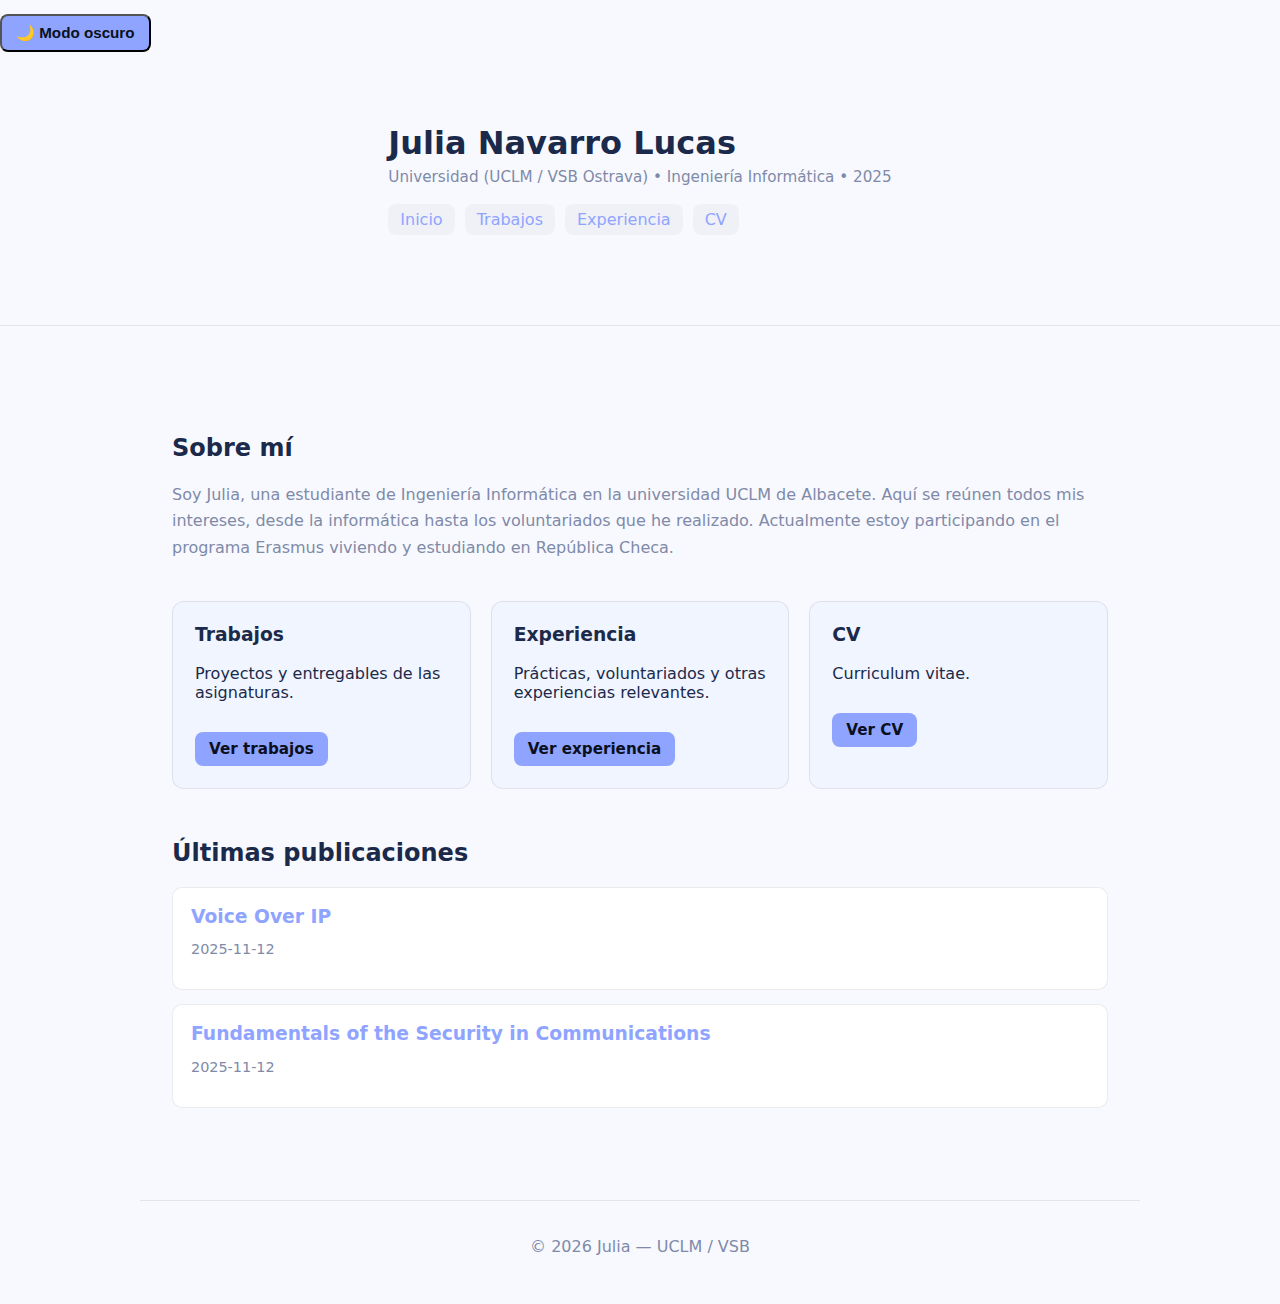
<file: index.html>
<!doctype html>
<html lang="es">
<head>
  <button id="themeToggle" class="btn">
  🌙 Cambiar tema
</button>
  <meta charset="utf-8">
  <meta name="viewport" content="width=device-width,initial-scale=1">
  <title>Julia Navarro Lucas — Portafolio académico</title>
  <link rel="stylesheet" href="assets/styles.css">
</head>
<body>
  <header class="site-header">
    <div class="container">
      <h1 class="site-title">Julia Navarro Lucas</h1>
      <p class="site-sub">
        Universidad (UCLM / VSB Ostrava) • Ingeniería Informática • 2025
      </p>
      <nav class="main-nav">
        <a href="index.html">Inicio</a>
        <a href="projects/index.html">Trabajos</a>
        <a href="experiencia.html">Experiencia</a>
        <a href="cv.html">CV</a>
      </nav>
    </div>
  </header>

  <main class="container">
    <section class="hero">
      <h2>Sobre mí</h2>
      <p class="lead">
        Soy Julia, una estudiante de Ingeniería Informática en la universidad
        UCLM de Albacete. Aquí se reúnen todos mis intereses, desde la informática
        hasta los voluntariados que he realizado. Actualmente estoy participando
        en el programa Erasmus viviendo y estudiando en República Checa.
      </p>
    </section>

    <section id="destinos" class="cards">
      <article class="card">
        <h3>Trabajos</h3>
        <p>Proyectos y entregables de las asignaturas.</p>
        <a class="btn" href="projects/index.html">Ver trabajos</a>
      </article>

      <article class="card">
        <h3>Experiencia</h3>
        <p>Prácticas, voluntariados y otras experiencias relevantes.</p>
        <a class="btn" href="experiencia.html">Ver experiencia</a>
      </article>

      <article class="card">
        <h3>CV</h3>
        <p>Curriculum vitae.</p>
        <a class="btn" href="cv.html">Ver CV</a>
      </article>
    </section>

    <section id="ultimas" class="posts">
      <h2>Últimas publicaciones</h2>
      <div class="post-list">
        <article class="post">
          <h3>
            <a href="projects/voice-over-ip.html">Voice Over IP</a>
          </h3>
          <p class="meta">2025-11-12 </p>
        </article>

        <article class="post">
          <h3>
            <a href="projects/fundamentals-security.html">
              Fundamentals of the Security in Communications
            </a>
          </h3>
          <p class="meta">2025-11-12</p>
          
        </article>
      </div>
    </section>
  </main>

  <footer class="site-footer container">
    <p>© <span id="year"></span> Julia — UCLM / VSB</p>
  </footer>

  <script>
    document.getElementById('year').textContent =
      new Date().getFullYear();
  </script>
  <script>
(function() {
  const toggleBtn = document.getElementById("themeToggle");
  const root = document.documentElement;

  function getCurrentTheme() {
    return root.getAttribute("data-theme") || 
           (window.matchMedia("(prefers-color-scheme: dark)").matches ? "dark" : "light");
  }

  function setTheme(theme) {
    root.setAttribute("data-theme", theme);
    localStorage.setItem("theme", theme);

    if (toggleBtn) {
      toggleBtn.textContent = theme === "dark"
        ? "☀️ Modo claro"
        : "🌙 Modo oscuro";
    }
  }

  // Inicializar tema
  const savedTheme = localStorage.getItem("theme");
  if (savedTheme) {
    setTheme(savedTheme);
  } else {
    setTheme(getCurrentTheme());
  }

  // Evento click
  if (toggleBtn) {
    toggleBtn.addEventListener("click", () => {
      const newTheme =
        root.getAttribute("data-theme") === "dark"
          ? "light"
          : "dark";

      setTheme(newTheme);
    });
  }
})();
</script>

</body>
</html>
</file>
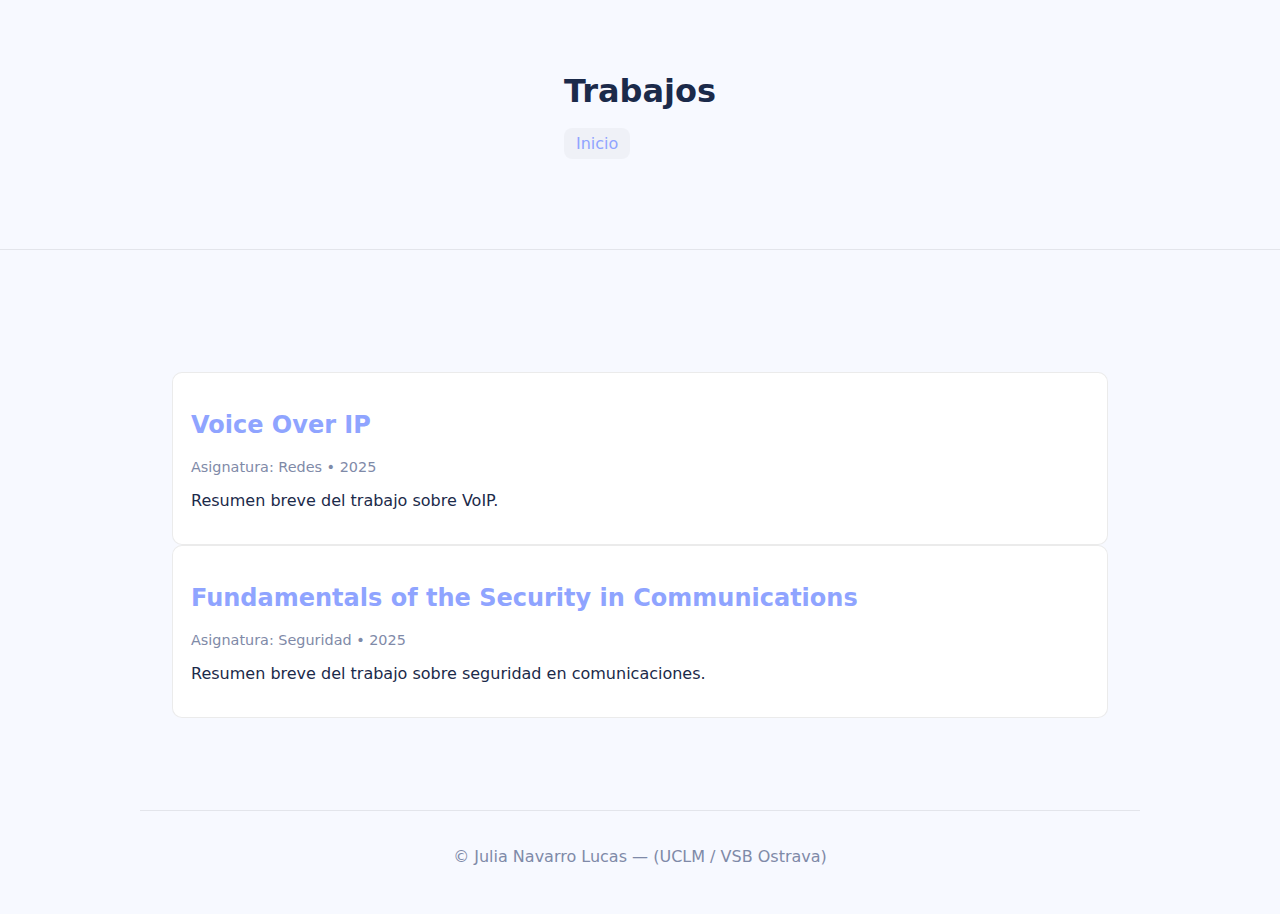
<file: projects/index.html>
<!-- FILE: projects/index.html -->
<!doctype html>
<html lang="es">
<head>
  <meta charset="utf-8">
  <meta name="viewport" content="width=device-width,initial-scale=1">
  <title>Trabajos — Tu Nombre</title>
  <link rel="stylesheet" href="../assets/styles.css">
</head>
<body>
  <header class="site-header">
    <div class="container">
      <h1 class="site-title">Trabajos</h1>
      <nav class="main-nav">
        <a href="../index.html">Inicio</a>
      </nav>
    </div>
  </header>

  <main class="container">
    <section class="posts">
      <article class="post">
        <h2><a href="voice-over-ip.html">Voice Over IP</a></h2>
        <p class="meta">Asignatura: Redes • 2025</p>
        <p>Resumen breve del trabajo sobre VoIP.</p>
      </article>

      <article class="post">
        <h2><a href="fundamentals-security.html">Fundamentals of the Security in Communications</a></h2>
        <p class="meta">Asignatura: Seguridad • 2025</p>
        <p>Resumen breve del trabajo sobre seguridad en comunicaciones.</p>
      </article>
    </section>
  </main>

  <footer class="site-footer container">
    <p>© Julia Navarro Lucas — (UCLM / VSB Ostrava)</p>
  </footer>
</body>
</html>
</file>
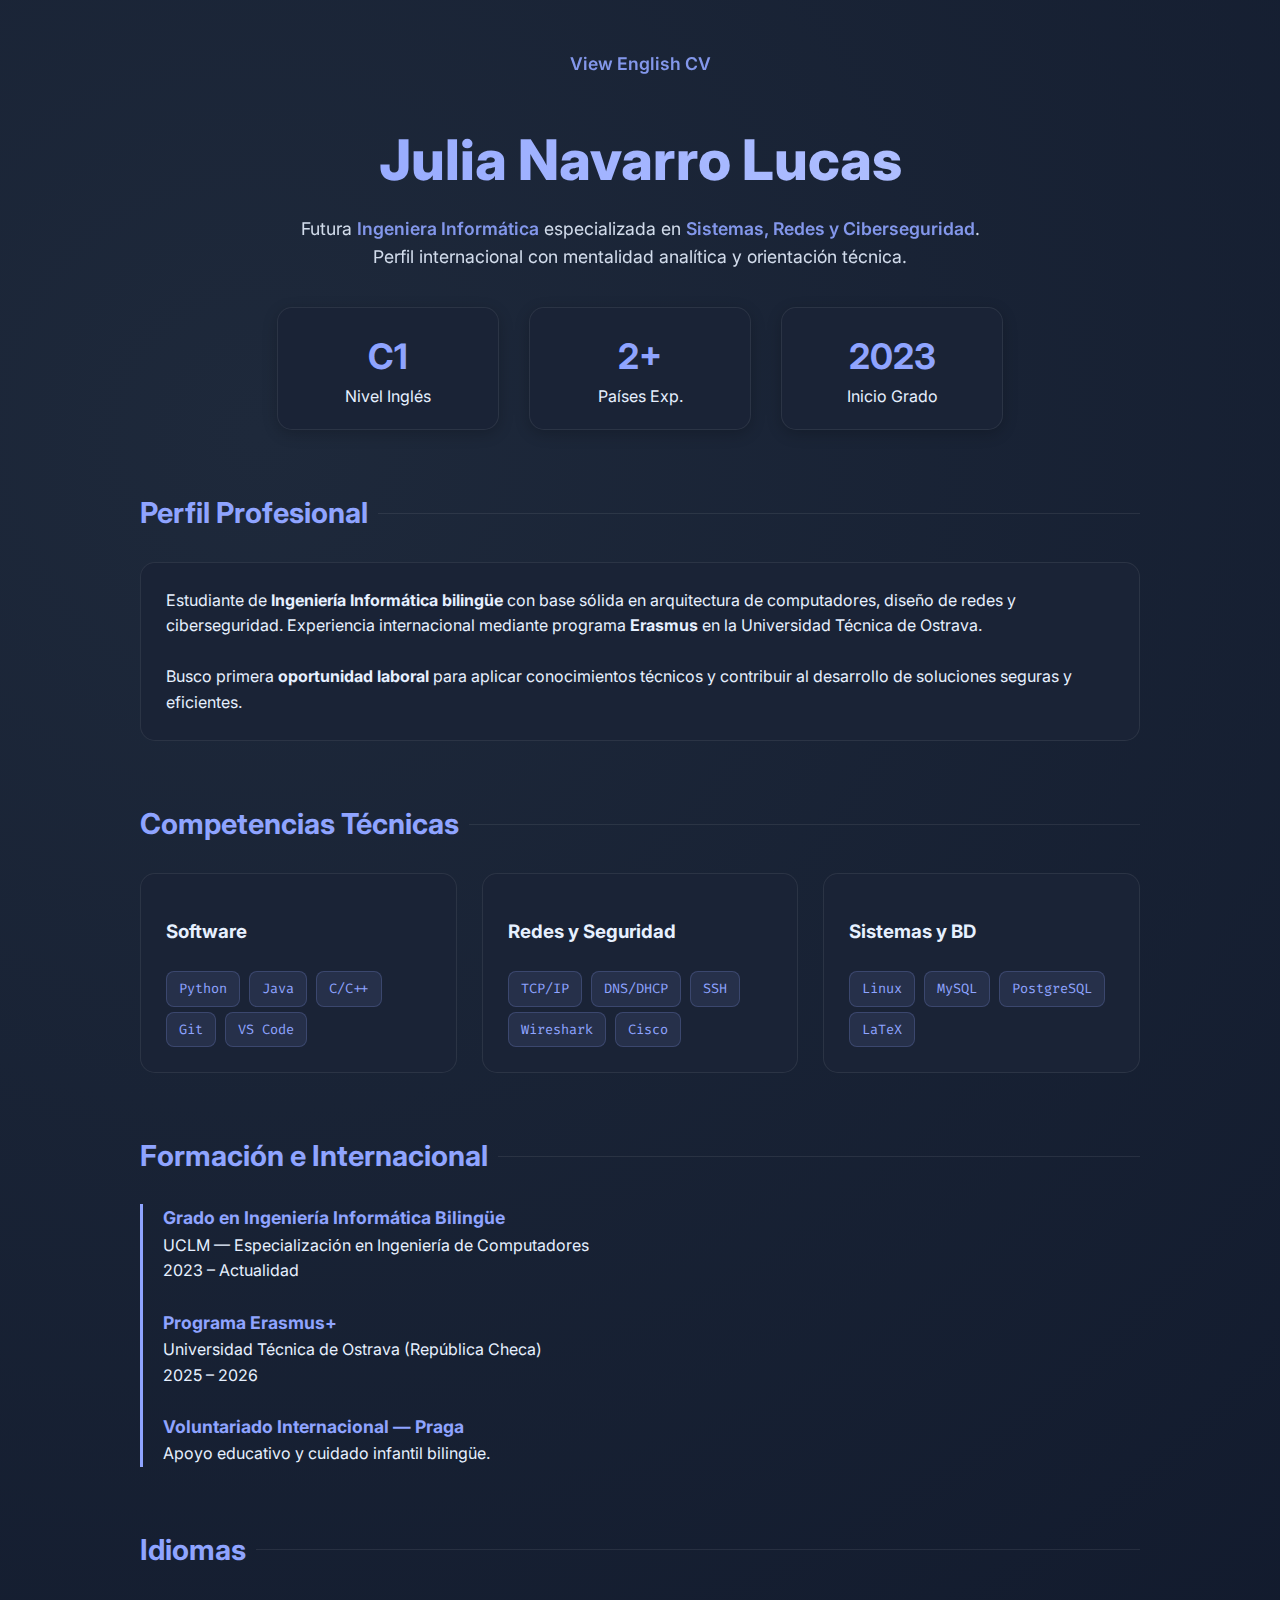
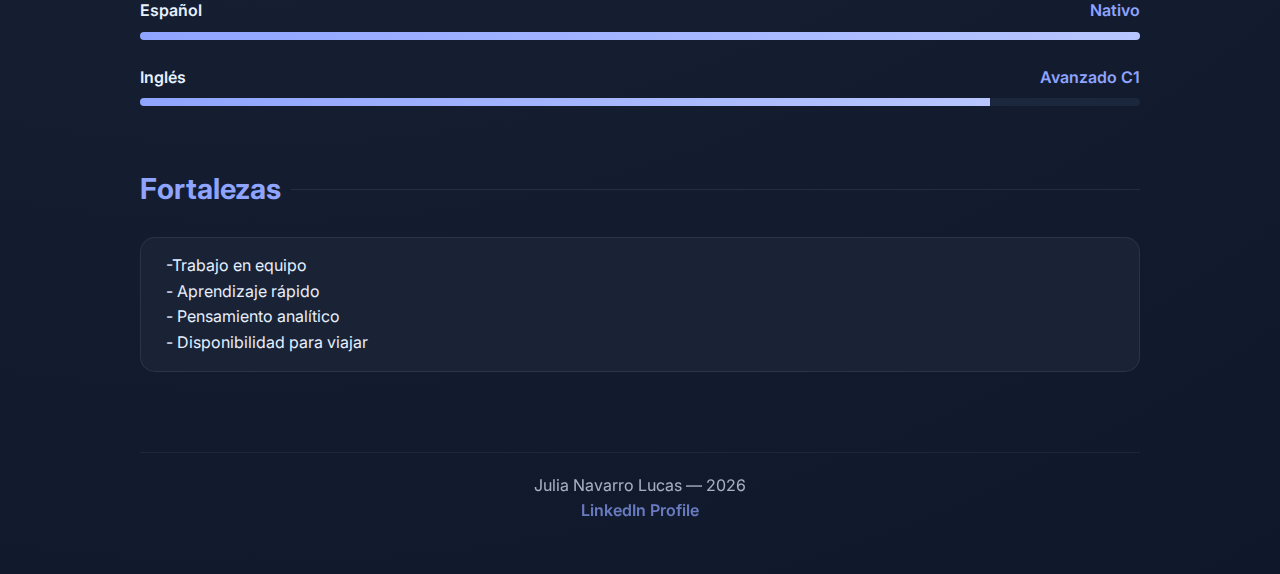
<file: cv/cvESP.html>
<!doctype html>
<html lang="es">
<head>
<meta charset="utf-8">
<meta name="viewport" content="width=device-width,initial-scale=1">
<title>Julia Navarro Lucas | Ingeniería Informática</title>

<link href="https://fonts.googleapis.com/css2?family=Inter:wght@400;600;700;800&family=Fira+Code:wght@400&display=swap" rel="stylesheet">

<style>
:root {
  /* Tus colores Pastel adaptados al modo oscuro moderno */
  --bg: #0f172a;
  --surface: #1b273d;
  --card: #1a2336;
  --muted: #9aa8c7;
  --accent: #8fa4ff;   /* Tu azul pastel */
  --accent2: #b8c6ff;  /* Variación para degradados */
  --border: rgba(255, 255, 255, 0.08);
  --text: #e6f0ff;
}

body {
  margin: 0;
  font-family: 'Inter', sans-serif;
  background: radial-gradient(circle at 20% 20%, #1e293b, #0f172a);
  color: var(--text);
  line-height: 1.6;
}

.container {
  width: 90%;
  max-width: 1000px;
  margin: auto;
  padding: 50px 0;
}

/* Hero */
.hero {
  text-align: center;
  margin-bottom: 60px;
}

.hero h1 {
  font-size: 3.5rem;
  font-weight: 800;
  background: linear-gradient(90deg, var(--accent), var(--accent2));
  -webkit-background-clip: text;
  -webkit-text-fill-color: transparent;
  margin-bottom: 10px;
}

.hero p {
  font-size: 1.1rem;
  opacity: .9;
  max-width: 700px;
  margin: 0 auto;
}

.highlight {
  color: var(--accent);
  font-weight: 600;
}

/* Stats */
.stats {
  display: flex;
  justify-content: center;
  gap: 30px;
  margin-top: 35px;
  flex-wrap: wrap;
}

.stat {
  background: var(--card);
  padding: 20px 30px;
  border-radius: 15px;
  text-align: center;
  border: 1px solid var(--border);
  box-shadow: 0 4px 15px rgba(0,0,0,0.2);
  min-width: 160px;
}

.stat h2 {
  margin: 0;
  font-size: 2.2rem;
  color: var(--accent);
}

/* Sections */
.section {
  margin: 60px 0;
}

.section h2 {
  color: var(--accent);
  margin-bottom: 25px;
  font-size: 1.8rem;
  display: flex;
  align-items: center;
  gap: 10px;
}

.section h2::after {
  content: "";
  height: 1px;
  flex-grow: 1;
  background: var(--border);
}

.grid {
  display: grid;
  grid-template-columns: repeat(auto-fit, minmax(280px, 1fr));
  gap: 25px;
}

.card {
  background: var(--card);
  padding: 25px;
  border-radius: 15px;
  transition: .3s;
  border: 1px solid var(--border);
}

.card:hover {
  transform: translateY(-6px);
  border-color: var(--accent);
  box-shadow: 0 0 20px rgba(143, 164, 255, 0.15);
}

.badge {
  display: inline-block;
  padding: 6px 12px;
  background: rgba(143, 164, 255, 0.1);
  color: var(--accent);
  border-radius: 8px;
  margin: 5px 5px 0 0;
  font-size: .85rem;
  font-family: 'Fira Code', monospace;
  border: 1px solid rgba(143, 164, 255, 0.2);
}

/* Timeline */
.timeline {
  border-left: 3px solid var(--accent);
  padding-left: 20px;
}

.timeline-item {
  margin-bottom: 25px;
  position: relative;
}

.timeline-item strong {
  color: var(--accent);
  font-size: 1.1rem;
}

/* Arreglo Idiomas */
.lang-container {
  margin-bottom: 25px;
}

.lang-info {
  display: flex;
  justify-content: space-between;
  margin-bottom: 8px;
  font-weight: 600;
}

.progress {
  height: 8px;
  background: var(--surface);
  border-radius: 10px;
  overflow: hidden;
}

.progress-bar {
  height: 100%;
  background: linear-gradient(90deg, var(--accent), var(--accent2));
}

footer {
  text-align: center;
  margin-top: 80px;
  padding-top: 20px;
  border-top: 1px solid var(--border);
  opacity: .7;
}

a { color: var(--accent); text-decoration: none; font-weight: 600; }
a:hover { text-decoration: underline; }

@media (max-width: 600px) {
  .hero h1 { font-size: 2.5rem; }
  .stats { gap: 15px; }
}
</style>
</head>

<body>
<div class="container">

<section class="hero">
  <p style="margin-bottom: 20px;"><a href="../cv/cvENG.html" class="highlight">View English CV</a></p>
  <h1>Julia Navarro Lucas</h1>
  <p>
    Futura <span class="highlight">Ingeniera Informática</span> especializada en
    <span class="highlight">Sistemas, Redes y Ciberseguridad</span>.
    Perfil internacional con mentalidad analítica y orientación técnica.
  </p>

  <div class="stats">
    <div class="stat">
      <h2>C1</h2>
      Nivel Inglés
    </div>
    <div class="stat">
      <h2>2+</h2>
      Países Exp.
    </div>
    <div class="stat">
      <h2>2023</h2>
      Inicio Grado
    </div>
  </div>
</section>

<section class="section">
  <h2>Perfil Profesional</h2>
  <div class="card">
    Estudiante de <b>Ingeniería Informática bilingüe</b> con base sólida en arquitectura de computadores, diseño de redes y ciberseguridad. 
    Experiencia internacional mediante programa <b>Erasmus</b> en la Universidad Técnica de Ostrava.
    <br><br>
    Busco primera <b>oportunidad laboral</b> para aplicar conocimientos técnicos y contribuir al desarrollo de soluciones seguras y eficientes.
  </div>
</section>

<section class="section">
  <h2>Competencias Técnicas</h2>
  <div class="grid">
    <div class="card">
      <h3>Software</h3>
      <div class="badge">Python</div>
      <div class="badge">Java</div>
      <div class="badge">C/C++</div>
      <div class="badge">Git</div>
      <div class="badge">VS Code</div>
    </div>

    <div class="card">
      <h3>Redes y Seguridad</h3>
      <div class="badge">TCP/IP</div>
      <div class="badge">DNS/DHCP</div>
      <div class="badge">SSH</div>
      <div class="badge">Wireshark</div>
      <div class="badge">Cisco</div>
    </div>

    <div class="card">
      <h3>Sistemas y BD</h3>
      <div class="badge">Linux</div>
      <div class="badge">MySQL</div>
      <div class="badge">PostgreSQL</div>
      <div class="badge">LaTeX</div>
    </div>
  </div>
</section>

<section class="section">
  <h2>Formación e Internacional</h2>
  <div class="timeline">
    <div class="timeline-item">
      <strong>Grado en Ingeniería Informática Bilingüe</strong><br>
      UCLM — Especialización en Ingeniería de Computadores<br>
      2023 – Actualidad
    </div>
    <div class="timeline-item">
      <strong>Programa Erasmus+</strong><br>
      Universidad Técnica de Ostrava (República Checa)<br>
      2025 – 2026
    </div>
    <div class="timeline-item">
      <strong>Voluntariado Internacional — Praga</strong><br>
      Apoyo educativo y cuidado infantil bilingüe.
    </div>
  </div>
</section>

<section class="section">
  <h2>Idiomas</h2>
  <div class="lang-container">
    <div class="lang-info"><span>Español</span><span class="highlight">Nativo</span></div>
    <div class="progress"><div class="progress-bar" style="width:100%"></div></div>
  </div>
  <div class="lang-container">
    <div class="lang-info"><span>Inglés</span><span class="highlight">Avanzado C1</span></div>
    <div class="progress"><div class="progress-bar" style="width:85%"></div></div>
  </div>
</section>

<section class="section">
  <h2>Fortalezas</h2>
  <div class="grid">
    <div class="card" style="padding: 15px 25px;">
      <ul style="list-style: none; padding: 0; margin: 0;">
        <li>-Trabajo en equipo</li>
        <li>- Aprendizaje rápido</li>
        <li>- Pensamiento analítico</li>
        <li>- Disponibilidad para viajar</li>
      </ul>
    </div>
  </div>
</section>

<footer>
  Julia Navarro Lucas — 2026<br>
  <a href="https://linkedin.com/in/julia-navarro-lucas-868a6231b" target="_blank">LinkedIn Profile</a>
</footer>

</div>
</body>
</html>
</file>
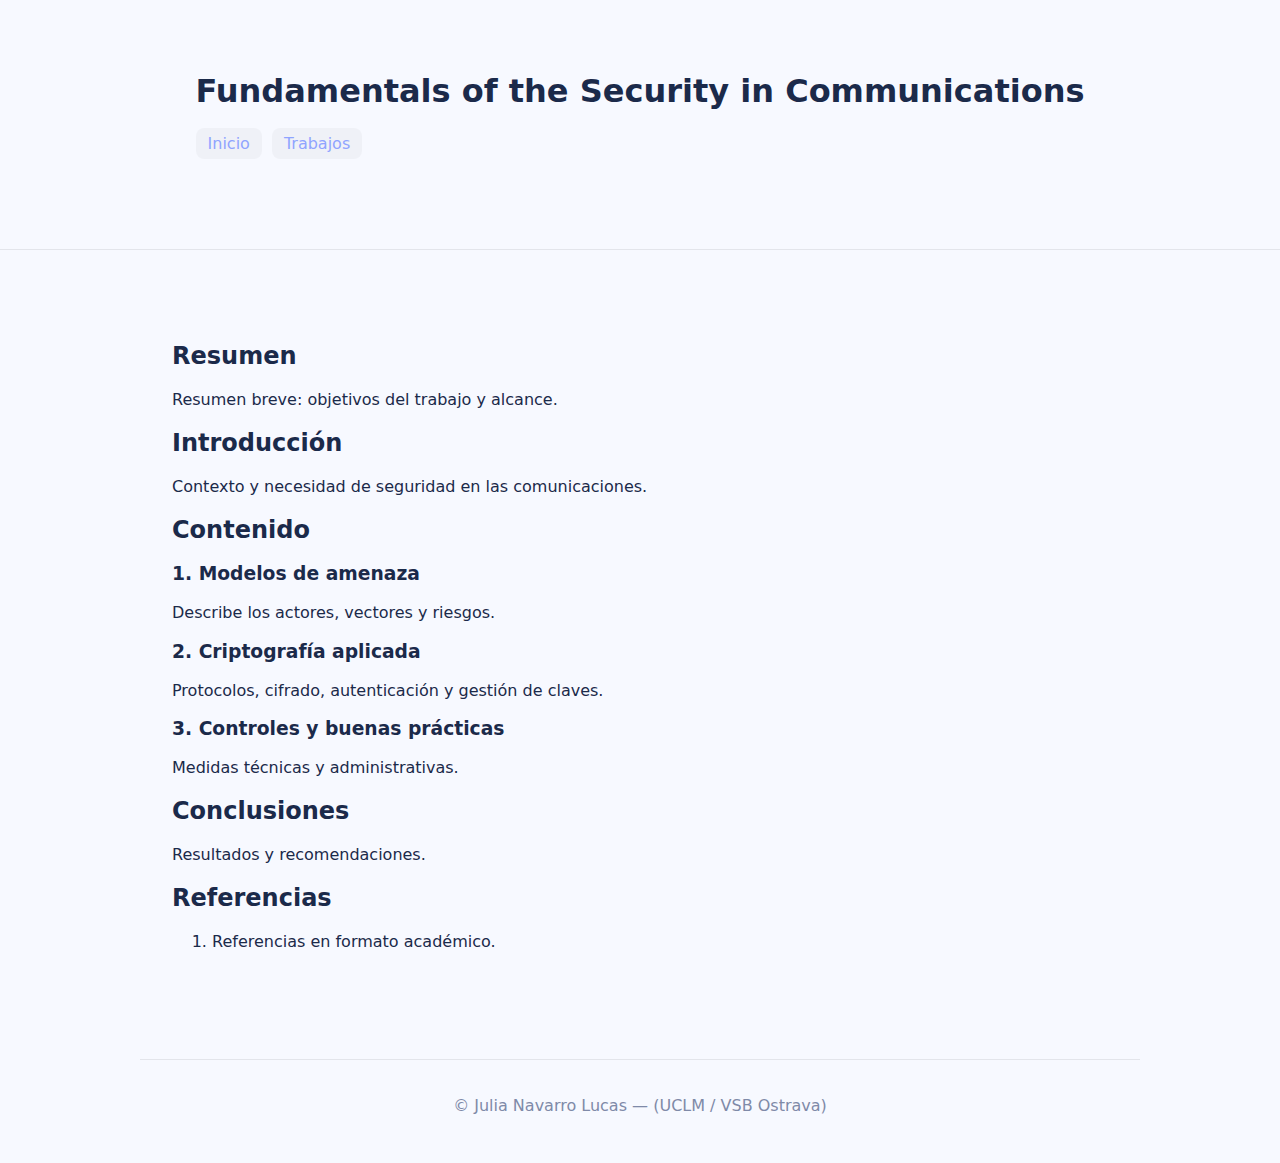
<file: projects/fundamentals-security.html>
<!-- FILE: projects/fundamentals-security.html -->
<!doctype html>
<html lang="es">
<head>
  <meta charset="utf-8">
  <meta name="viewport" content="width=device-width,initial-scale=1">
  <title>Fundamentals of the Security in Communications — Trabajo</title>
  <link rel="stylesheet" href="../assets/styles.css">
</head>
<body>
  <header class="site-header">
    <div class="container">
      <h1 class="site-title">Fundamentals of the Security in Communications</h1>
      <nav class="main-nav">
        <a href="../index.html">Inicio</a>
        <a href="index.html">Trabajos</a>
      </nav>
    </div>
  </header>

  <main class="container doc">
    <article>
      <h2>Resumen</h2>
      <p>Resumen breve: objetivos del trabajo y alcance.</p>

      <h2>Introducción</h2>
      <p>Contexto y necesidad de seguridad en las comunicaciones.</p>

      <h2>Contenido</h2>
      <h3>1. Modelos de amenaza</h3>
      <p>Describe los actores, vectores y riesgos.</p>

      <h3>2. Criptografía aplicada</h3>
      <p>Protocolos, cifrado, autenticación y gestión de claves.</p>

      <h3>3. Controles y buenas prácticas</h3>
      <p>Medidas técnicas y administrativas.</p>

      <h2>Conclusiones</h2>
      <p>Resultados y recomendaciones.</p>

      <h2>Referencias</h2>
      <ol>
        <li>Referencias en formato académico.</li>
      </ol>
    </article>
  </main>

  <footer class="site-footer container">
    <p>© Julia Navarro Lucas — (UCLM / VSB Ostrava)</p>
  </footer>
</body>
</html>
</file>
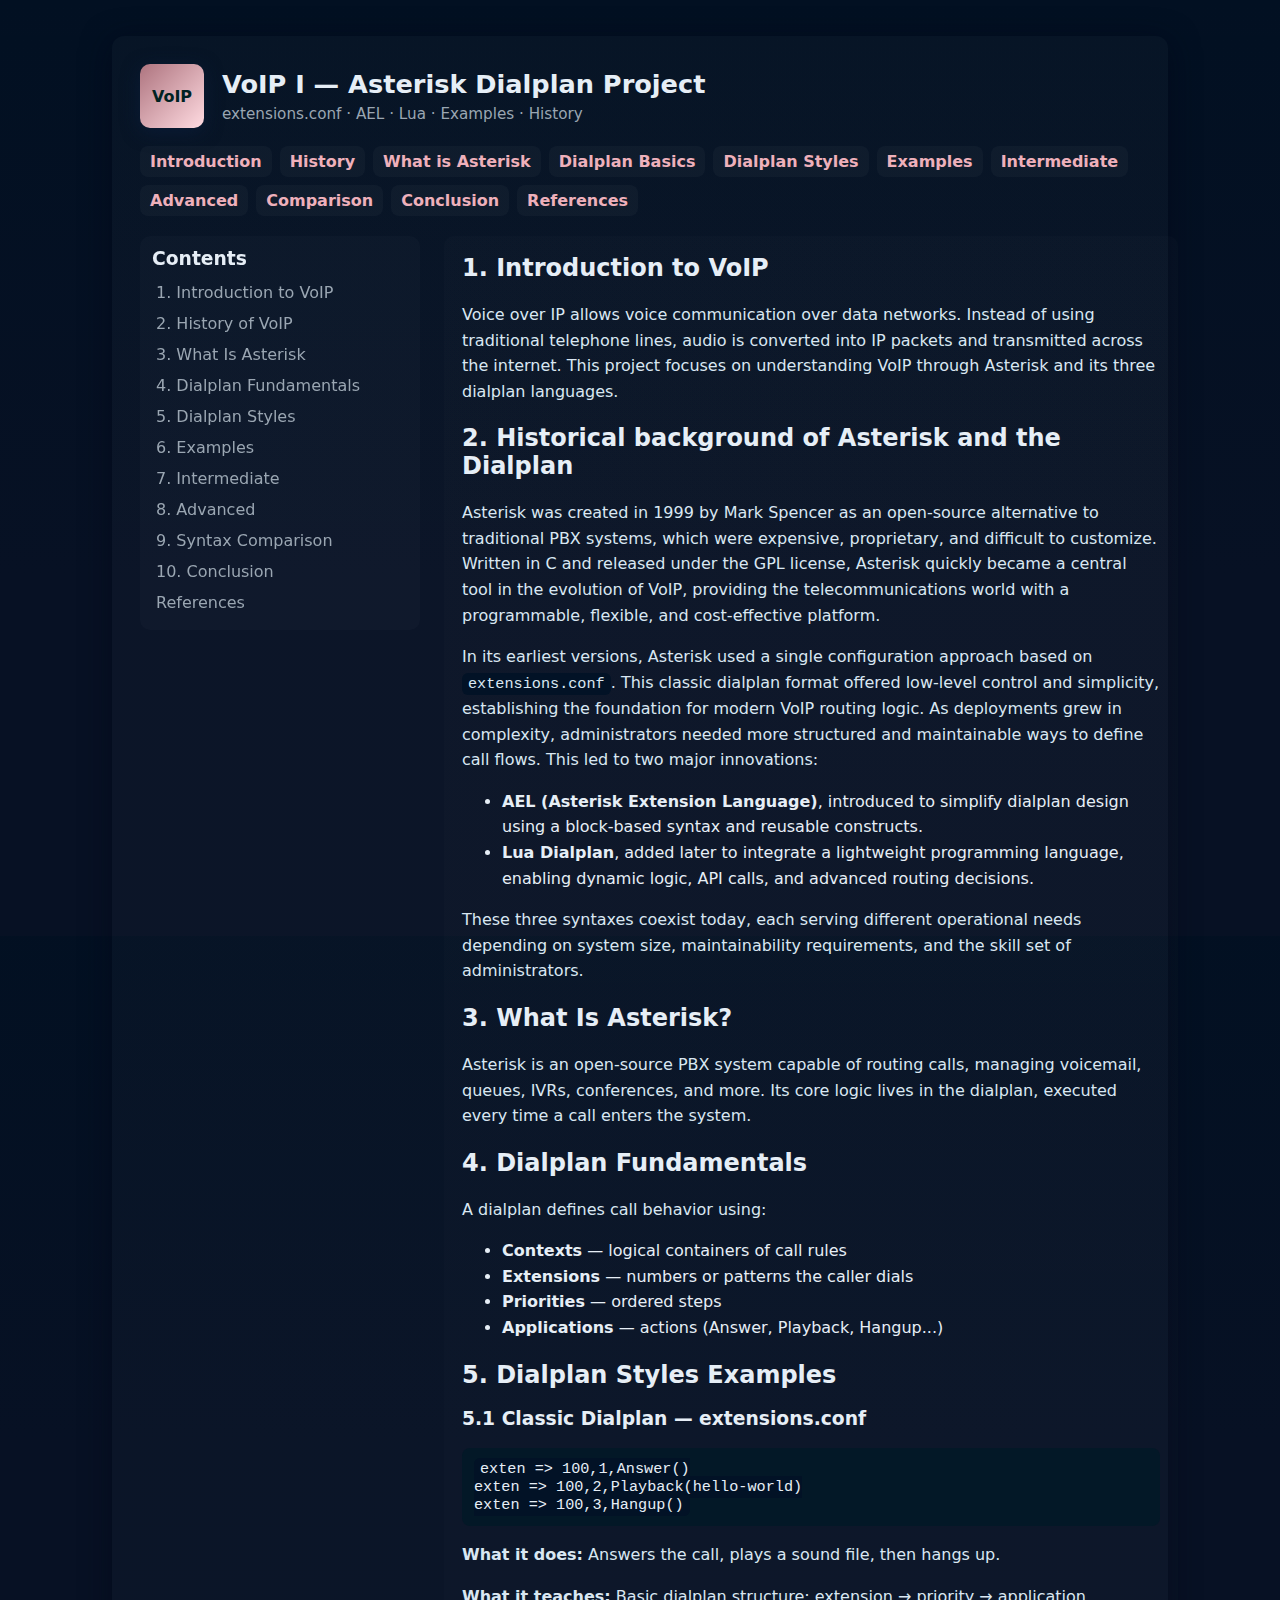
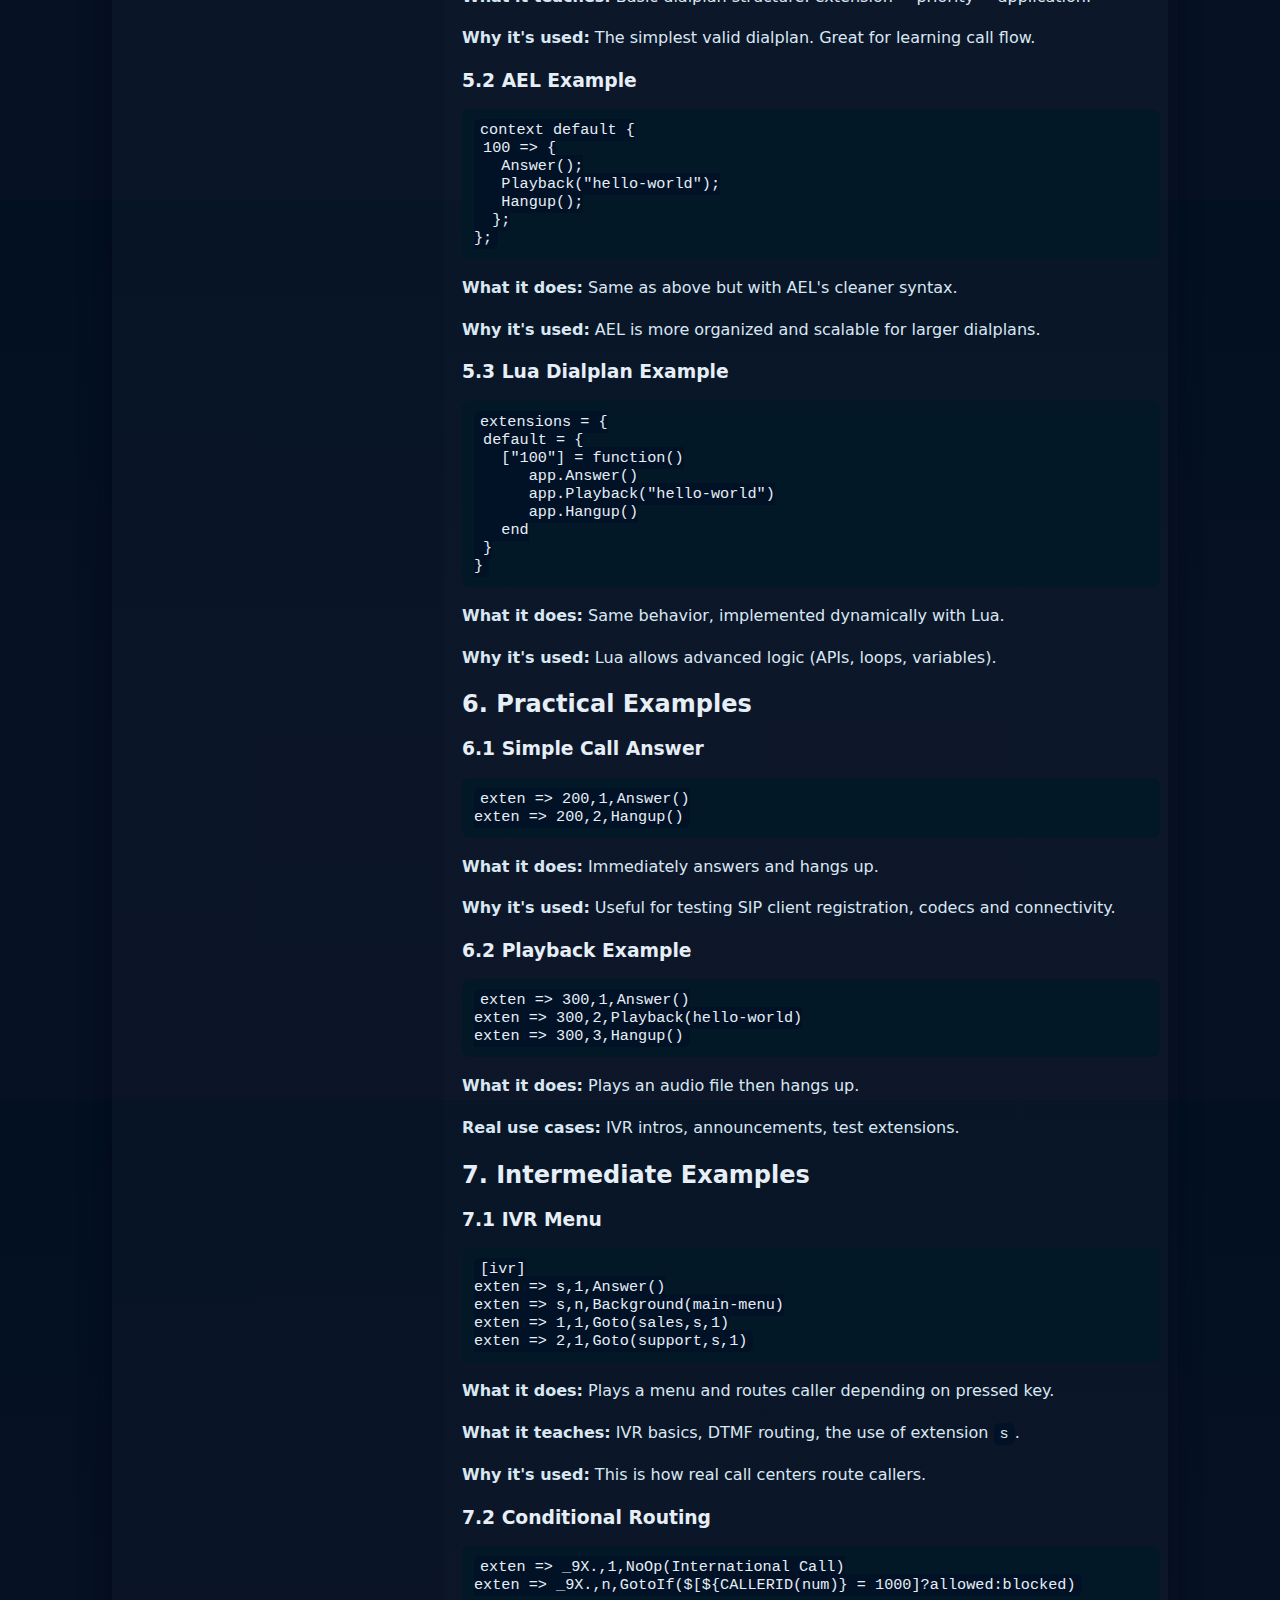
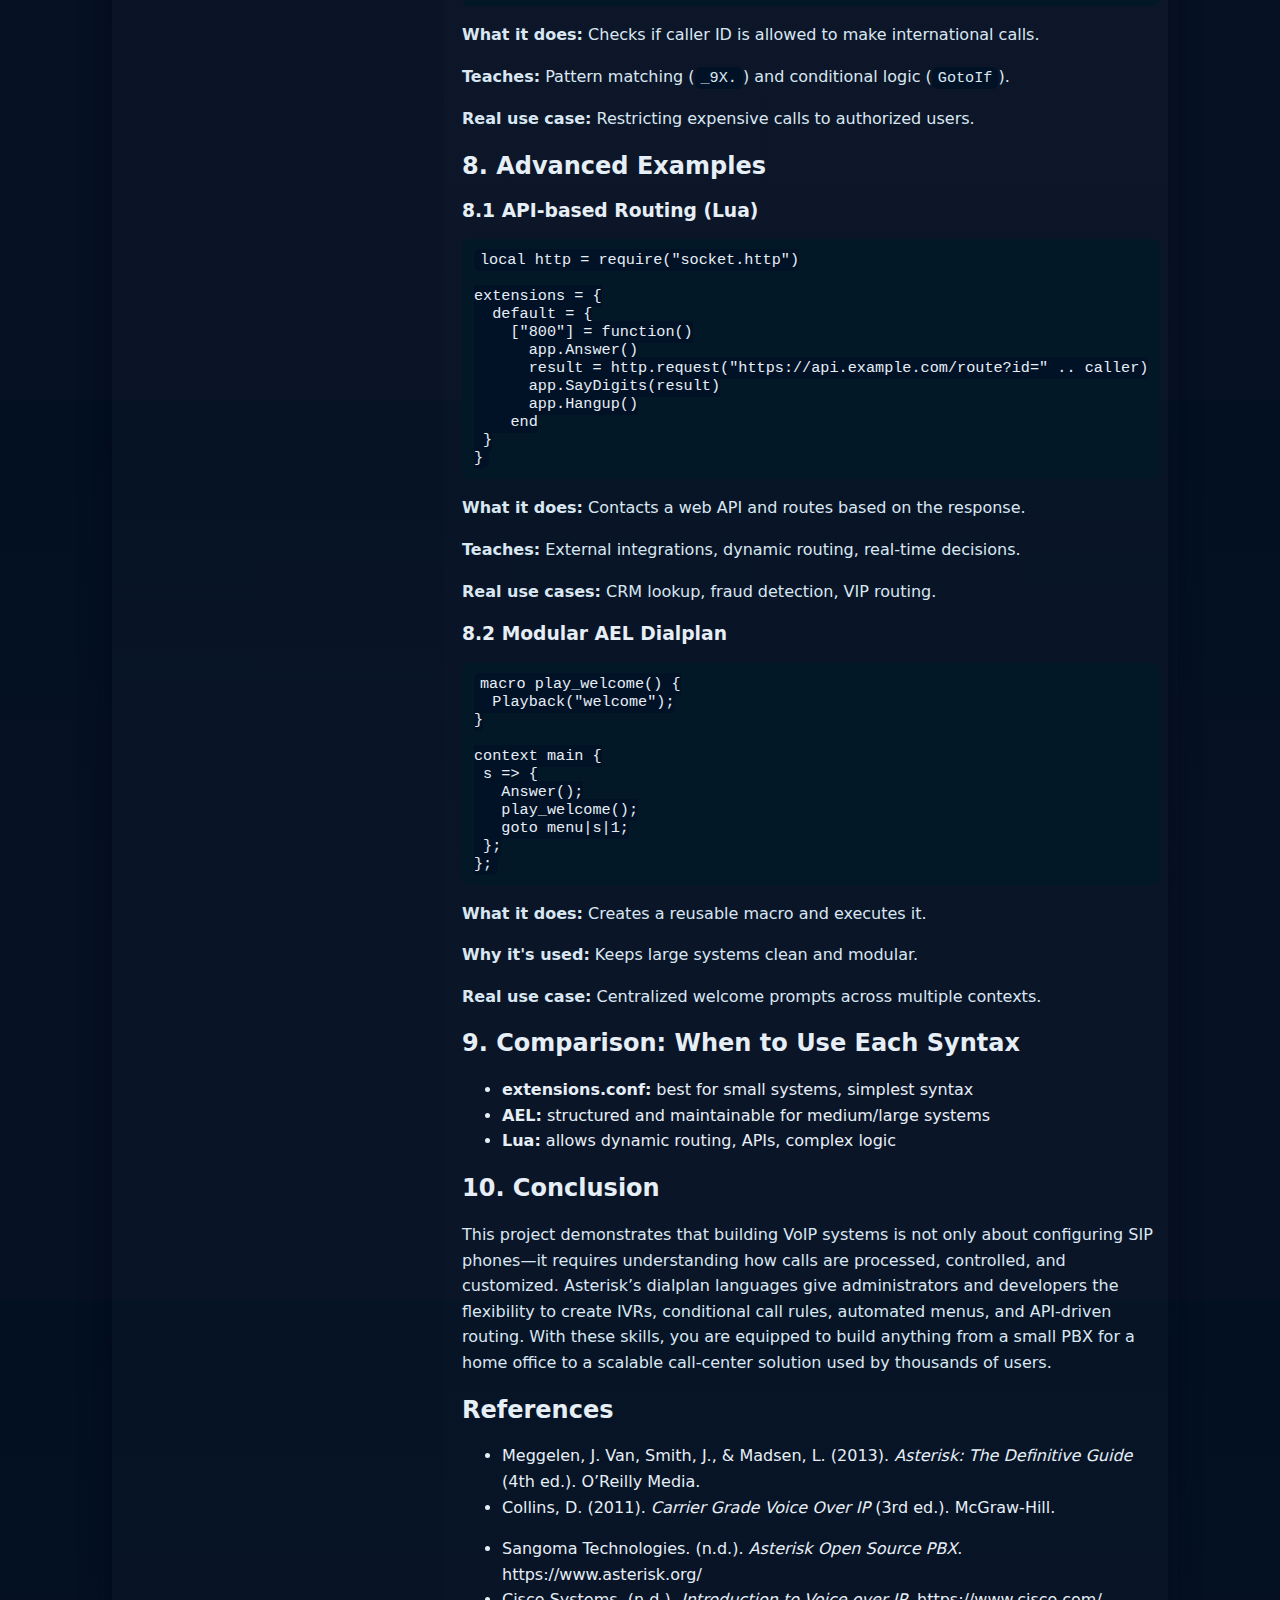
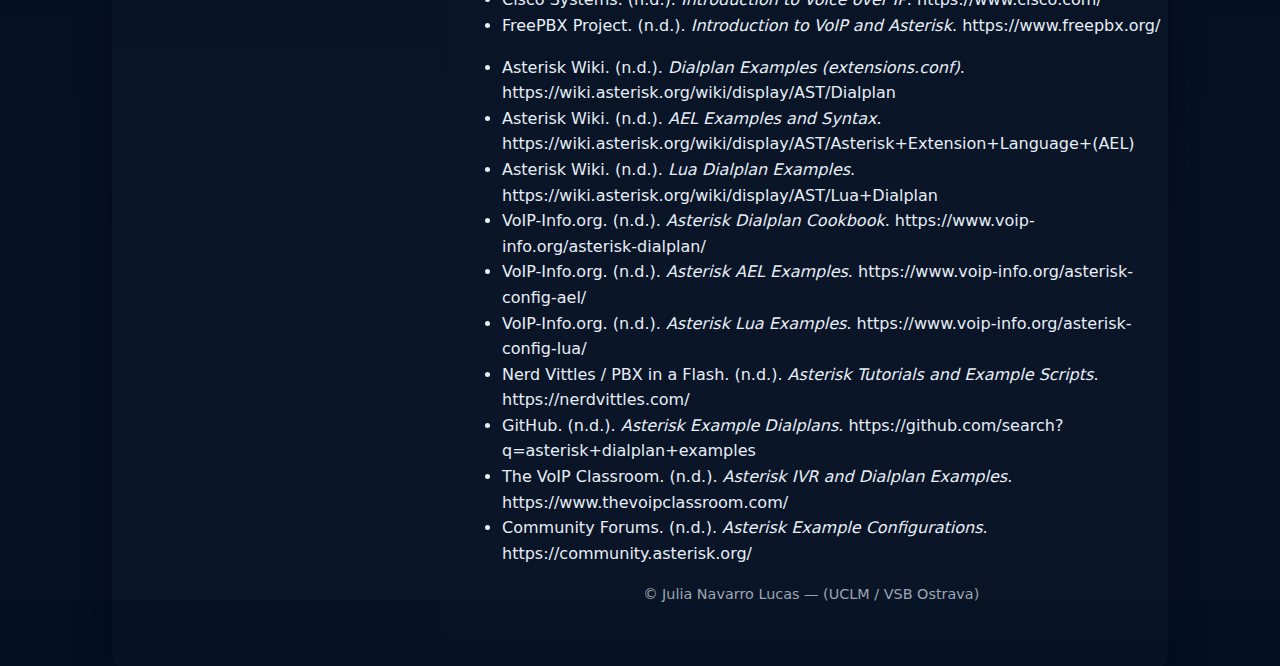
<file: projects/voice-over-ip.html>
<!-- FILE: projects/voice-over-ip.html -->
<!doctype html>
<html lang="en">
<head>
  <meta charset="utf-8" />
  <meta name="viewport" content="width=device-width,initial-scale=1" />
  <title>VoIP I — Asterisk Dialplan Project</title>
  <meta name="description" content="Complete VoIP/Asterisk project: history, extensions.conf, AEL, Lua, examples" />
  <style>
    :root{--bg:#0f1724;--card:#0b1220;--muted:#9aa6b2;--accent:#eeb0bb;--glass:rgba(255,255,255,0.03)}
    html,body{height:100%;margin:0;font-family:Inter,ui-sans-serif,system-ui,-apple-system,'Segoe UI',Roboto,'Helvetica Neue',Arial; background:linear-gradient(180deg,#021022 0%, #071124 60%);color:#e6eef6}
    .container{max-width:1000px;margin:36px auto;padding:28px;background:linear-gradient(180deg, rgba(255,255,255,0.02), rgba(255,255,255,0.01));border-radius:12px;box-shadow:0 6px 30px rgba(2,6,23,0.6)}
    header{display:flex;align-items:center;gap:18px}
    .logo{width:64px;height:64px;border-radius:10px;background:linear-gradient(135deg,#ae747f,#ffdbe1);display:flex;align-items:center;justify-content:center;font-weight:700;color:#022;box-shadow:0 4px 18px rgba(12,32,63,0.6)}
    h1{margin:0;font-size:1.6rem}
    .meta{color:var(--muted);font-size:0.95rem;margin-top:6px}
    nav{margin-top:18px;display:flex;gap:8px;flex-wrap:wrap}
    nav a{color:var(--accent);text-decoration:none;padding:6px 10px;border-radius:8px;background:var(--glass);font-weight:600}
    main{display:grid;grid-template-columns:280px 1fr;gap:24px;margin-top:20px}
    .toc{position:sticky;top:20px;padding:12px;background:rgba(255,255,255,0.02);border-radius:10px;height:max-content}
    .toc h3{margin:0 0 8px 0}
    .toc a{display:block;color:var(--muted);text-decoration:none;padding:6px 4px;border-radius:6px}
    .toc a:hover{color:#fff}
    article{padding:18px;background:linear-gradient(180deg, rgba(255,255,255,0.01), rgba(255,255,255,0.005));border-radius:10px}
    section{margin-bottom:20px}
    h2{margin-top:0}
    p{line-height:1.6;color:#d9e7f2}
    ul{line-height:1.6}
    code{background:#021226;padding:2px 6px;border-radius:6px;font-family:Menlo,monospace;font-size:0.95em}
    pre{background:#031827;padding:12px;border-radius:8px;overflow:auto}
    footer{margin-top:20px;color:var(--muted);font-size:0.9rem;text-align:center}
    @media (max-width:900px){main{grid-template-columns:1fr} .toc{order:2}}
  </style>
</head>
<body>
<div class="container">
  <header>
    <div class="logo">VoIP</div>
    <div>
      <h1>VoIP I — Asterisk Dialplan Project</h1>
      <div class="meta">extensions.conf · AEL · Lua · Examples · History</div>
    </div>
  </header>

  <nav>
    <a href="#intro">Introduction</a>
    <a href="#history">History</a>
    <a href="#asterisk">What is Asterisk</a>
    <a href="#dialplan">Dialplan Basics</a>
    <a href="#styles">Dialplan Styles</a>
    <a href="#examples">Examples</a>
    <a href="#examples-mid">Intermediate</a>
    <a href="#examples-advanced">Advanced</a>
    <a href="#comparison">Comparison</a>
    <a href="#conclusion">Conclusion</a>
    <a href="#references">References</a>
  </nav>

  <main>
    <aside class="toc">
      <h3>Contents</h3>
      <a href="#intro">1. Introduction to VoIP</a>
      <a href="#history">2. History of VoIP</a>
      <a href="#asterisk">3. What Is Asterisk</a>
      <a href="#dialplan">4. Dialplan Fundamentals</a>
      <a href="#styles">5. Dialplan Styles</a>
      <a href="#examples">6. Examples</a>
      <a href="#examples-mid">7. Intermediate</a>
      <a href="#examples-advanced">8. Advanced</a>
      <a href="#comparison">9. Syntax Comparison</a>
      <a href="#conclusion">10. Conclusion</a>
      <a href="#references">References</a>
    </aside>

    <article>
      <section id="intro">
        <h2>1. Introduction to VoIP</h2>
        <p>Voice over IP allows voice communication over data networks. Instead of using traditional telephone lines, audio is converted into IP packets and transmitted across the internet. This project focuses on understanding VoIP through Asterisk and its three dialplan languages.</p>
      </section>

      <section id="history">
          <h2>2. Historical background of Asterisk and the Dialplan</h2>
          <p>Asterisk was created in 1999 by Mark Spencer as an open-source alternative to traditional PBX systems, which were expensive, proprietary, and difficult to customize. Written in C and released under the GPL license, Asterisk quickly became a central tool in the evolution of VoIP, providing the telecommunications world with a programmable, flexible, and cost‑effective platform.</p>
          <p>In its earliest versions, Asterisk used a single configuration approach based on <code>extensions.conf</code>. This classic dialplan format offered low‑level control and simplicity, establishing the foundation for modern VoIP routing logic. As deployments grew in complexity, administrators needed more structured and maintainable ways to define call flows. This led to two major innovations:</p>
          <ul>
            <li><strong>AEL (Asterisk Extension Language)</strong>, introduced to simplify dialplan design using a block‑based syntax and reusable constructs.</li>
            <li><strong>Lua Dialplan</strong>, added later to integrate a lightweight programming language, enabling dynamic logic, API calls, and advanced routing decisions.</li>
          </ul>
          <p>These three syntaxes coexist today, each serving different operational needs depending on system size, maintainability requirements, and the skill set of administrators.</p>
        </section>

      <section id="asterisk">
        <h2>3. What Is Asterisk?</h2>
        <p>Asterisk is an open-source PBX system capable of routing calls, managing voicemail, queues, IVRs, conferences, and more. Its core logic lives in the dialplan, executed every time a call enters the system.</p>
      </section>

      <section id="dialplan">
        <h2>4. Dialplan Fundamentals</h2>
        <p>A dialplan defines call behavior using:</p>
        <ul>
          <li><b>Contexts</b> — logical containers of call rules</li>
          <li><b>Extensions</b> — numbers or patterns the caller dials</li>
          <li><b>Priorities</b> — ordered steps</li>
          <li><b>Applications</b> — actions (Answer, Playback, Hangup...)</li>
        </ul>
      </section>

      <section id="examples">
  <h2>5. Dialplan Styles Examples</h2>

  <h3>5.1 Classic Dialplan — extensions.conf</h3>
  <pre><code>exten =&gt; 100,1,Answer()
exten =&gt; 100,2,Playback(hello-world)
exten =&gt; 100,3,Hangup()</code></pre>
  <p><b>What it does:</b> Answers the call, plays a sound file, then hangs up.</p>
  <p><b>What it teaches:</b> Basic dialplan structure: extension → priority → application.</p>
  <p><b>Why it's used:</b> The simplest valid dialplan. Great for learning call flow.</p>

  <h3>5.2 AEL Example</h3>
  <pre><code>context default {
 100 =&gt; {
   Answer();
   Playback("hello-world");
   Hangup();
  };
};</code></pre>
  <p><b>What it does:</b> Same as above but with AEL's cleaner syntax.</p>
  <p><b>Why it's used:</b> AEL is more organized and scalable for larger dialplans.</p>

  <h3>5.3 Lua Dialplan Example</h3>
  <pre><code>extensions = {
 default = {
   ["100"] = function()
      app.Answer()
      app.Playback("hello-world")
      app.Hangup()
   end
 }
}</code></pre>
  <p><b>What it does:</b> Same behavior, implemented dynamically with Lua.</p>
  <p><b>Why it's used:</b> Lua allows advanced logic (APIs, loops, variables).</p>
</section>

<section>
  <h2>6. Practical Examples</h2>

  <h3>6.1 Simple Call Answer</h3>
  <pre><code>exten =&gt; 200,1,Answer()
exten =&gt; 200,2,Hangup()</code></pre>
  <p><b>What it does:</b> Immediately answers and hangs up.</p>
  <p><b>Why it's used:</b> Useful for testing SIP client registration, codecs and connectivity.</p>

  <h3>6.2 Playback Example</h3>
  <pre><code>exten =&gt; 300,1,Answer()
exten =&gt; 300,2,Playback(hello-world)
exten =&gt; 300,3,Hangup()</code></pre>
  <p><b>What it does:</b> Plays an audio file then hangs up.</p>
  <p><b>Real use cases:</b> IVR intros, announcements, test extensions.</p>
</section>

<section>
    <section id="examples-mid">
  <h2>7. Intermediate Examples</h2>

  <h3>7.1 IVR Menu</h3>
  <pre><code>[ivr]
exten =&gt; s,1,Answer()
exten =&gt; s,n,Background(main-menu)
exten =&gt; 1,1,Goto(sales,s,1)
exten =&gt; 2,1,Goto(support,s,1)</code></pre>
  <p><b>What it does:</b> Plays a menu and routes caller depending on pressed key.</p>
  <p><b>What it teaches:</b> IVR basics, DTMF routing, the use of extension <code>s</code>.</p>
  <p><b>Why it's used:</b> This is how real call centers route callers.</p>

  <h3>7.2 Conditional Routing</h3>
  <pre><code>exten =&gt; _9X.,1,NoOp(International Call)
exten =&gt; _9X.,n,GotoIf($[${CALLERID(num)} = 1000]?allowed:blocked)</code></pre>
  <p><b>What it does:</b> Checks if caller ID is allowed to make international calls.</p>
  <p><b>Teaches:</b> Pattern matching (<code>_9X.</code>) and conditional logic (<code>GotoIf</code>).</p>
  <p><b>Real use case:</b> Restricting expensive calls to authorized users.</p>
</section>

<section>
    <section id="examples-advanced">
  <h2>8. Advanced Examples</h2>

  <h3>8.1 API-based Routing (Lua)</h3>
  <pre><code>local http = require("socket.http")

extensions = {
  default = {
    ["800"] = function()
      app.Answer()
      result = http.request("https://api.example.com/route?id=" .. caller)
      app.SayDigits(result)
      app.Hangup()
    end
 }
}</code></pre>
  <p><b>What it does:</b> Contacts a web API and routes based on the response.</p>
  <p><b>Teaches:</b> External integrations, dynamic routing, real-time decisions.</p>
  <p><b>Real use cases:</b> CRM lookup, fraud detection, VIP routing.</p>

  <h3>8.2 Modular AEL Dialplan</h3>
  <pre><code>macro play_welcome() {
  Playback("welcome");
}

context main {
 s =&gt; {
   Answer();
   play_welcome();
   goto menu|s|1;
 };
};</code></pre>
  <p><b>What it does:</b> Creates a reusable macro and executes it.</p>
  <p><b>Why it's used:</b> Keeps large systems clean and modular.</p>
  <p><b>Real use case:</b> Centralized welcome prompts across multiple contexts.</p>
</section>

      <section id="comparison">
        <h2>9. Comparison: When to Use Each Syntax</h2>
        <ul>
          <li><b>extensions.conf:</b> best for small systems, simplest syntax</li>
          <li><b>AEL:</b> structured and maintainable for medium/large systems</li>
          <li><b>Lua:</b> allows dynamic routing, APIs, complex logic</li>
        </ul>
      </section>

      <section id="conclusion">
        <h2>10. Conclusion</h2>
        <p>This project demonstrates that building VoIP systems is not only about configuring SIP phones—it requires understanding how calls are processed, controlled, and customized. Asterisk’s dialplan languages give administrators and developers the flexibility to create IVRs, conditional call rules, automated menus, and API-driven routing. With these skills, you are equipped to build anything from a small PBX for a home office to a scalable call-center solution used by thousands of users.</p>
      </section>
<section id="references">
  <h2>References</h2>

  <ul>
    <li>
      Meggelen, J. Van, Smith, J., & Madsen, L. (2013). 
      <i>Asterisk: The Definitive Guide</i> (4th ed.). O’Reilly Media.
    </li>
    <li>
      Collins, D. (2011). 
      <i>Carrier Grade Voice Over IP</i> (3rd ed.). McGraw-Hill.
    </li>
  </ul>


  <ul>
    <li>
      Sangoma Technologies. (n.d.). <i>Asterisk Open Source PBX</i>.  
      https://www.asterisk.org/
    </li>
    <li>
      Cisco Systems. (n.d.). <i>Introduction to Voice over IP</i>.  
      https://www.cisco.com/
    </li>
    <li>
      FreePBX Project. (n.d.). <i>Introduction to VoIP and Asterisk</i>.  
      https://www.freepbx.org/
    </li>
  </ul>

 
  <ul>
    <li>
      Asterisk Wiki. (n.d.). <i>Dialplan Examples (extensions.conf)</i>.  
      https://wiki.asterisk.org/wiki/display/AST/Dialplan
    </li>
    <li>
      Asterisk Wiki. (n.d.). <i>AEL Examples and Syntax</i>.  
      https://wiki.asterisk.org/wiki/display/AST/Asterisk+Extension+Language+(AEL)
    </li>
    <li>
      Asterisk Wiki. (n.d.). <i>Lua Dialplan Examples</i>.  
      https://wiki.asterisk.org/wiki/display/AST/Lua+Dialplan
    </li>
    <li>
      VoIP-Info.org. (n.d.). <i>Asterisk Dialplan Cookbook</i>.  
      https://www.voip-info.org/asterisk-dialplan/
    </li>
    <li>
      VoIP-Info.org. (n.d.). <i>Asterisk AEL Examples</i>.  
      https://www.voip-info.org/asterisk-config-ael/
    </li>
    <li>
      VoIP-Info.org. (n.d.). <i>Asterisk Lua Examples</i>.  
      https://www.voip-info.org/asterisk-config-lua/
    </li>
    <li>
      Nerd Vittles / PBX in a Flash. (n.d.). <i>Asterisk Tutorials and Example Scripts</i>.  
      https://nerdvittles.com/
    </li>
    <li>
      GitHub. (n.d.). <i>Asterisk Example Dialplans</i>.  
      https://github.com/search?q=asterisk+dialplan+examples
    </li>
    <li>
      The VoIP Classroom. (n.d.). <i>Asterisk IVR and Dialplan Examples</i>.  
      https://www.thevoipclassroom.com/
    </li>
    <li>
      Community Forums. (n.d.). <i>Asterisk Example Configurations</i>.  
      https://community.asterisk.org/
    </li>
  </ul>
</section>

      <footer>
        © Julia Navarro Lucas — (UCLM / VSB Ostrava)
      </footer>
    </article>
  </main>
</div>
</body>
</html>
</file>
<file: assets/styles.css>
/* ============================= */
/* 🎨 Theme Variables (Pastel)   */
/* ============================= */

/* 🌞 Light Mode (Default Day Theme) */
:root {
  --bg: #f7f9ff;
  --surface: #ffffff;
  --card: #f1f5ff;
  --muted: #7f8aa8;
  --accent: #8fa4ff;
  --border: rgba(0, 0, 0, 0.08);
  --text: #1b2a4a;
}

/* 🌙 Dark Mode automático según sistema */
@media (prefers-color-scheme: dark) {
  :root {
    --bg: #0f172a;
    --surface: #1b273d;
    --card: #1a2336;
    --muted: #9aa8c7;
    --accent: #9fb4ff;
    --border: rgba(255, 255, 255, 0.08);
    --text: #e6f0ff;
  }
}

/* ============================= */
/* 🎛️ Override manual theme selection */
/* ============================= */
html[data-theme="light"] {
  --bg: #f7f9ff;
  --surface: #ffffff;
  --card: #f1f5ff;
  --muted: #7f8aa8;
  --accent: #8fa4ff;
  --border: rgba(0, 0, 0, 0.08);
  --text: #1b2a4a;
}

html[data-theme="dark"] {
  --bg: #0f172a;
  --surface: #1b273d;
  --card: #1a2336;
  --muted: #9aa8c7;
  --accent: #9fb4ff;
  --border: rgba(255, 255, 255, 0.08);
  --text: #e6f0ff;
}

/* ============================= */
/* Global Styles                 */
/* ============================= */

* {
  box-sizing: border-box;
}

html, body {
  height: 100%;
  margin: 0;
  font-family: Inter, system-ui, -apple-system, sans-serif;
  background: var(--bg);
  color: var(--text);
}

/* Layout */
.container {
  max-width: 1000px;
  margin: 40px auto;
  padding: 32px;
}

/* Header */
.site-header {
  padding-bottom: 18px;
  border-bottom: 1px solid var(--border);
  display: flex;
  justify-content: space-between;
  align-items: center;
}

.site-title {
  font-size: 2rem;
  margin: 0;
  font-weight: 600;
}

.site-sub {
  color: var(--muted);
  margin-top: 6px;
  font-size: 0.95rem;
}

/* Navigation */
.main-nav {
  margin-top: 18px;
  display: flex;
  gap: 10px;
  flex-wrap: wrap;
}

.main-nav a {
  text-decoration: none;
  color: var(--accent);
  padding: 6px 12px;
  border-radius: 8px;
  background: rgba(0, 0, 0, 0.03);
  transition: all 0.2s ease;
  font-weight: 500;
}

@media (prefers-color-scheme: dark) {
  .main-nav a {
    background: rgba(255, 255, 255, 0.05);
  }
}

.main-nav a:hover {
  background: rgba(0, 0, 0, 0.06);
}

/* Hero */
.hero {
  margin-top: 36px;
}

.lead {
  line-height: 1.65;
  color: var(--muted);
}

/* Cards */
.cards {
  margin-top: 40px;
  display: grid;
  grid-template-columns: repeat(3, 1fr);
  gap: 20px;
}

.card {
  background: var(--card);
  border: 1px solid var(--border);
  padding: 22px;
  border-radius: 12px;
  transition: transform 0.18s ease, box-shadow 0.18s ease;
}

.card:hover {
  transform: translateY(-3px);
  box-shadow: 0 8px 28px rgba(0, 0, 0, 0.15);
}

.card h3 {
  margin-top: 0;
}

/* Buttons */
.btn {
  display: inline-block;
  margin-top: 14px;
  padding: 8px 14px;
  border-radius: 8px;
  background: var(--accent);
  color: #0b1020;
  text-decoration: none;
  font-weight: 600;
  font-size: 0.95rem;
  transition: opacity 0.2s ease;
}

.btn:hover {
  opacity: 0.85;
}

/* Posts */
.posts {
  margin-top: 50px;
}

.post-list {
  display: flex;
  flex-direction: column;
  gap: 14px;
}

.post {
  padding: 18px;
  background: var(--surface);
  border-radius: 10px;
  border: 1px solid var(--border);
}

.post h3 {
  margin: 0 0 6px 0;
}

.post a {
  color: var(--accent);
  text-decoration: none;
}

.meta {
  color: var(--muted);
  font-size: 0.9rem;
}

/* Footer */
.site-footer {
  margin-top: 60px;
  padding-top: 20px;
  border-top: 1px solid var(--border);
  text-align: center;
  color: var(--muted);
}

/* Responsive */
@media (max-width: 900px) {
  .cards {
    grid-template-columns: 1fr;
  }

  .container {
    padding: 20px;
    margin: 20px auto;
  }
}
</file>
